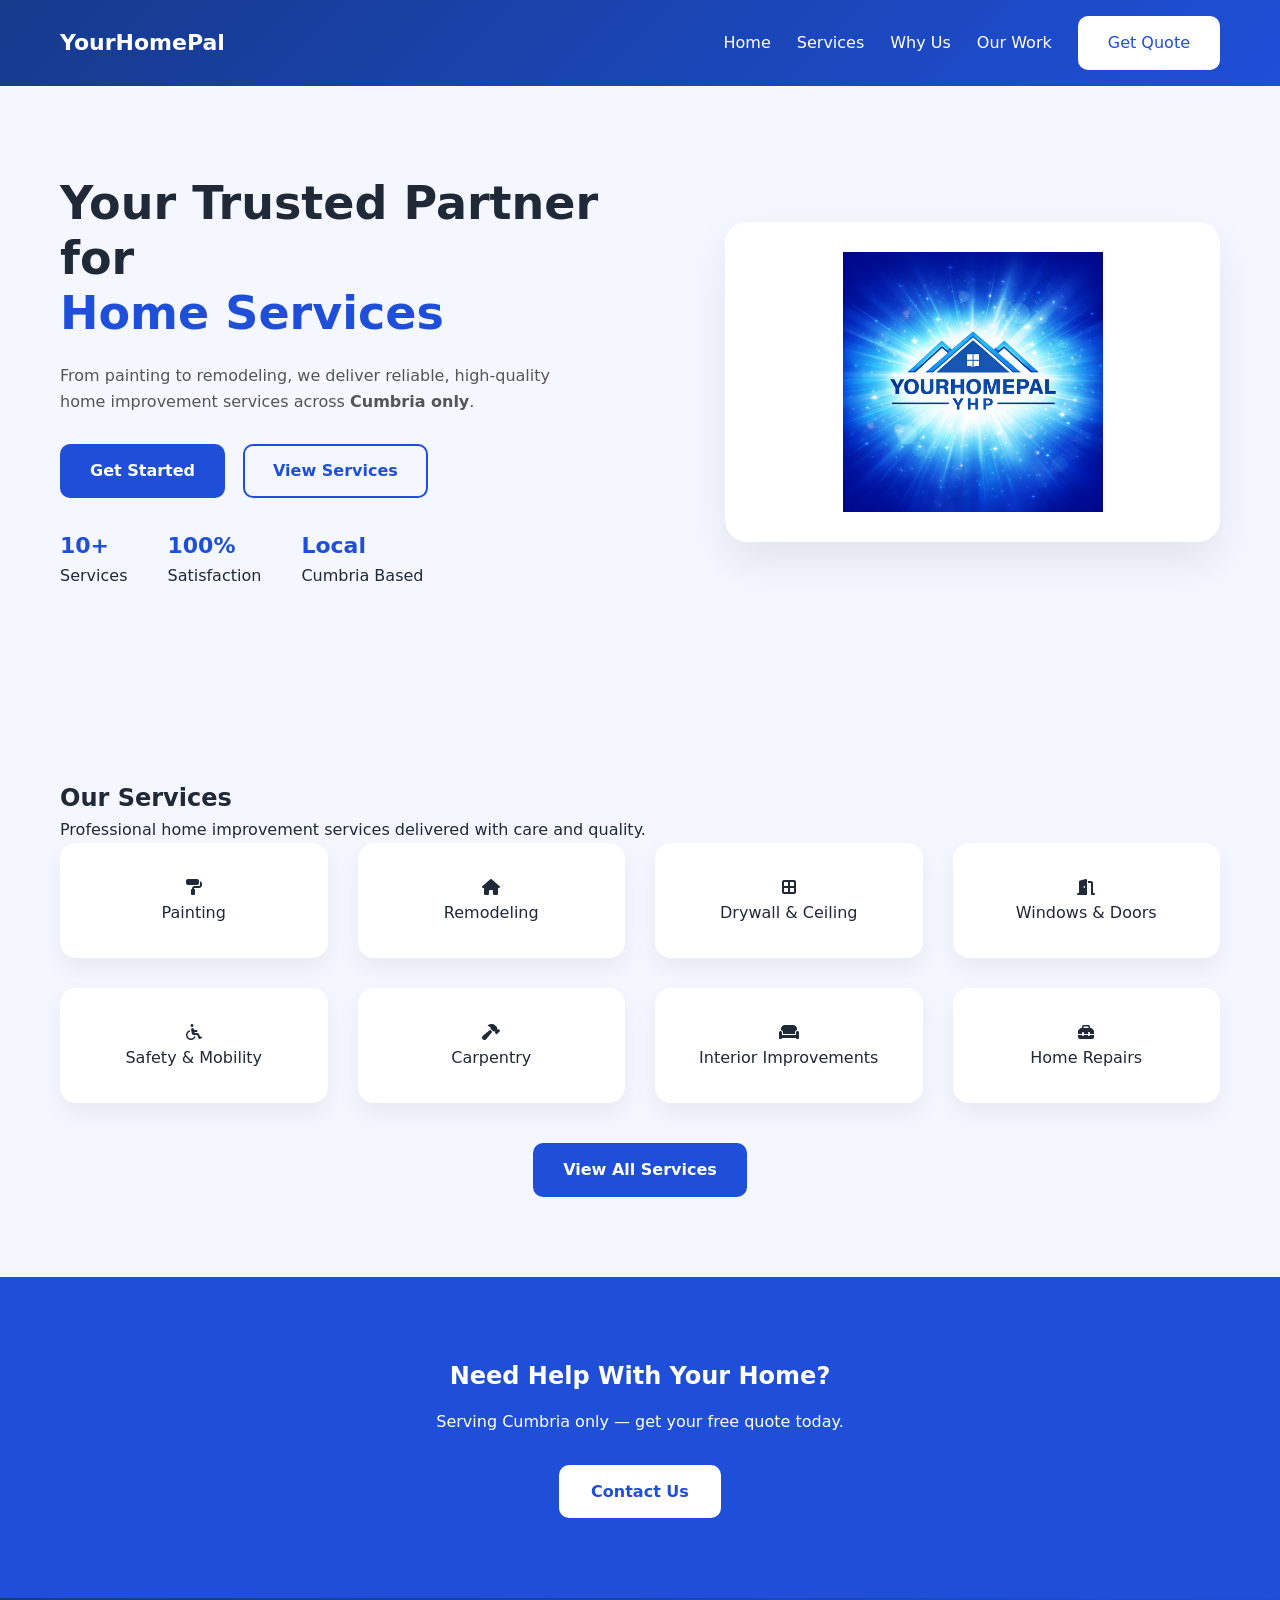
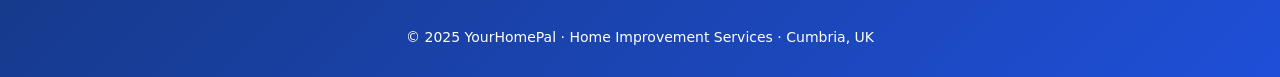
<file: index.html>
﻿<!DOCTYPE html>
<html lang="en">
<head>
    <meta charset="UTF-8">
    <title>YourHomePal | Home Improvement Services in Cumbria</title>
    <meta name="viewport" content="width=device-width, initial-scale=1.0">

    <link rel="stylesheet"
          href="https://cdnjs.cloudflare.com/ajax/libs/font-awesome/6.5.0/css/all.min.css">

    <link rel="stylesheet" href="css/style.css">
</head>
<body>

    <!-- ================= NAVBAR ================= -->
    <header class="navbar">
        <div class="navbar-inner">
            <a href="index.html" class="logo-text">YourHomePal</a>

            <div class="hamburger" onclick="toggleMenu()">☰</div>

            <nav class="nav-links" id="navMenu">
                <a href="index.html">Home</a>
                <a href="services.html">Services</a>
                <a href="why-us.html">Why Us</a>
                <a href="portfolio.html">Our Work</a>
                <a href="contact.html" class="btn-primary">Get Quote</a>
            </nav>
        </div>
    </header>

    <!-- ================= HERO ================= -->
    <section class="hero">
        <div class="container hero-inner">

            <div class="hero-text">
                <h1>Your Trusted Partner for<br><span>Home Services</span></h1>

                <p>
                    From painting to remodeling, we deliver reliable,
                    high-quality home improvement services across
                    <strong>Cumbria only</strong>.
                </p>

                <div class="hero-buttons">
                    <a href="contact.html" class="btn-primary">Get Started</a>
                    <a href="services.html" class="btn-outline">View Services</a>
                </div>

                <div class="hero-stats">
                    <div><strong>10+</strong><br>Services</div>
                    <div><strong>100%</strong><br>Satisfaction</div>
                    <div><strong>Local</strong><br>Cumbria Based</div>
                </div>
            </div>

            <div class="hero-visual">
                <img src="images/yhp.png" alt="YourHomePal Logo">
            </div>

        </div>
    </section>

    <!-- ================= SERVICES ================= -->
    <section class="services">
        <div class="container">

            <div class="section-header">
                <h2>Our Services</h2>
                <p>Professional home improvement services delivered with care and quality.</p>
            </div>

            <div class="services-grid">
                <div class="service-card"><i class="fa-solid fa-paint-roller"></i><br>Painting</div>
                <div class="service-card"><i class="fa-solid fa-house"></i><br>Remodeling</div>
                <div class="service-card"><i class="fa-solid fa-border-all"></i><br>Drywall & Ceiling</div>
                <div class="service-card"><i class="fa-solid fa-door-open"></i><br>Windows & Doors</div>
                <div class="service-card"><i class="fa-solid fa-wheelchair"></i><br>Safety & Mobility</div>
                <div class="service-card"><i class="fa-solid fa-hammer"></i><br>Carpentry</div>
                <div class="service-card"><i class="fa-solid fa-couch"></i><br>Interior Improvements</div>
                <div class="service-card"><i class="fa-solid fa-toolbox"></i><br>Home Repairs</div>
            </div>

            <div style="text-align:center;margin-top:40px;">
                <a href="services.html" class="btn-primary">View All Services</a>
            </div>

        </div>
    </section>

    <!-- ================= CTA ================= -->
    <section class="cta">
        <h2>Need Help With Your Home?</h2>
        <p>Serving Cumbria only — get your free quote today.</p>
        <a href="contact.html" class="btn-secondary">Contact Us</a>
    </section>

    <!-- ================= FOOTER ================= -->
    <footer class="footer">
        © 2025 YourHomePal · Home Improvement Services · Cumbria, UK
    </footer>

    <!-- ================= MOBILE NAV SCRIPT ================= -->
    <script>
        function toggleMenu() {
            document.getElementById("navMenu").classList.toggle("active");
        }
    </script>

</body>
</html>
</file>
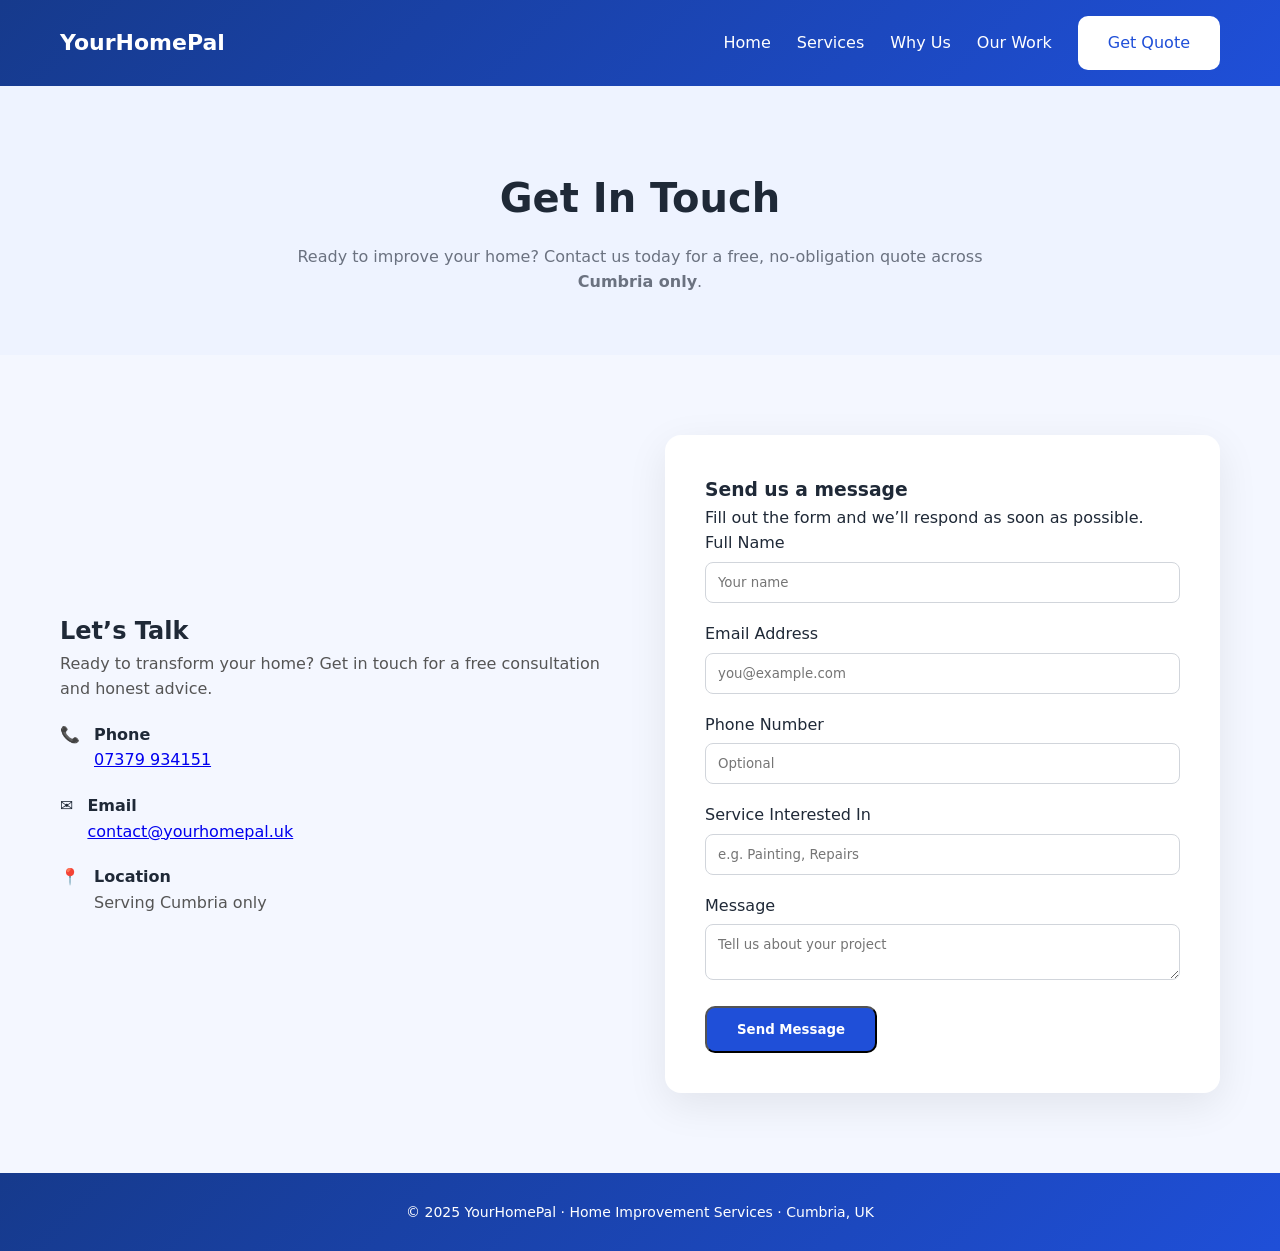
<file: contact.html>
﻿<!DOCTYPE html>
<html lang="en">
<head>
    <meta charset="UTF-8">
    <title>Contact Us | YourHomePal</title>
    <meta name="viewport" content="width=device-width, initial-scale=1.0">

    <link rel="stylesheet" href="css/style.css">
</head>
<body>

<!-- ================= NAVBAR ================= -->
<header class="navbar">
    <div class="navbar-inner">
        <a href="index.html" class="logo-text">YourHomePal</a>

        <div class="hamburger" onclick="toggleMenu()">☰</div>

        <nav class="nav-links" id="navMenu">
            <a href="index.html">Home</a>
            <a href="services.html">Services</a>
            <a href="why-us.html">Why Us</a>
            <a href="portfolio.html">Our Work</a>
            <a href="contact.html" class="btn-primary">Get Quote</a>
        </nav>
    </div>
</header>

<!-- ================= PAGE HEADER ================= -->
<section class="page-header">
    <div class="container">
        <h1>Get In Touch</h1>
        <p>
            Ready to improve your home? Contact us today for a free,
            no-obligation quote across <strong>Cumbria only</strong>.
        </p>
    </div>
</section>

<!-- ================= CONTACT ================= -->
<section class="contact-modern">
    <div class="container contact-grid">

        <!-- LEFT INFO -->
        <div class="contact-details">
            <h2>Let’s Talk</h2>

            <p class="contact-lead">
                Ready to transform your home? Get in touch for a free
                consultation and honest advice.
            </p>

            <div class="contact-item">
                <span class="icon">📞</span>
                <div>
                    <strong>Phone</strong>
                    <p><a href="tel:07379934151">07379 934151</a></p>
                </div>
            </div>

            <div class="contact-item">
                <span class="icon">✉️</span>
                <div>
                    <strong>Email</strong>
                    <p>
                        <a href="mailto:contact@yourhomepal.uk">
                            contact@yourhomepal.uk
                        </a>
                    </p>
                </div>
            </div>

            <div class="contact-item">
                <span class="icon">📍</span>
                <div>
                    <strong>Location</strong>
                    <p>Serving Cumbria only</p>
                </div>
            </div>
        </div>

        <!-- RIGHT FORM -->
        <div class="contact-form-card">
            <h3>Send us a message</h3>
            <p class="form-sub">
                Fill out the form and we’ll respond as soon as possible.
            </p>

            <form action="mailto:contact@yourhomepal.uk" method="post" enctype="text/plain">
                <label>Full Name</label>
                <input type="text" name="name" placeholder="Your name" required>

                <label>Email Address</label>
                <input type="email" name="email" placeholder="you@example.com" required>

                <label>Phone Number</label>
                <input type="tel" name="phone" placeholder="Optional">

                <label>Service Interested In</label>
                <input type="text" name="service" placeholder="e.g. Painting, Repairs">

                <label>Message</label>
                <textarea name="message" placeholder="Tell us about your project" required></textarea>

                <button type="submit" class="btn-primary">Send Message</button>
            </form>
        </div>

    </div>
</section>

<!-- ================= FOOTER ================= -->
<footer class="footer">
    © 2025 YourHomePal · Home Improvement Services · Cumbria, UK
</footer>

<!-- ================= MOBILE NAV SCRIPT ================= -->
<script>
function toggleMenu() {
    document.getElementById("navMenu").classList.toggle("active");
}
</script>

</body>
</html>
</file>
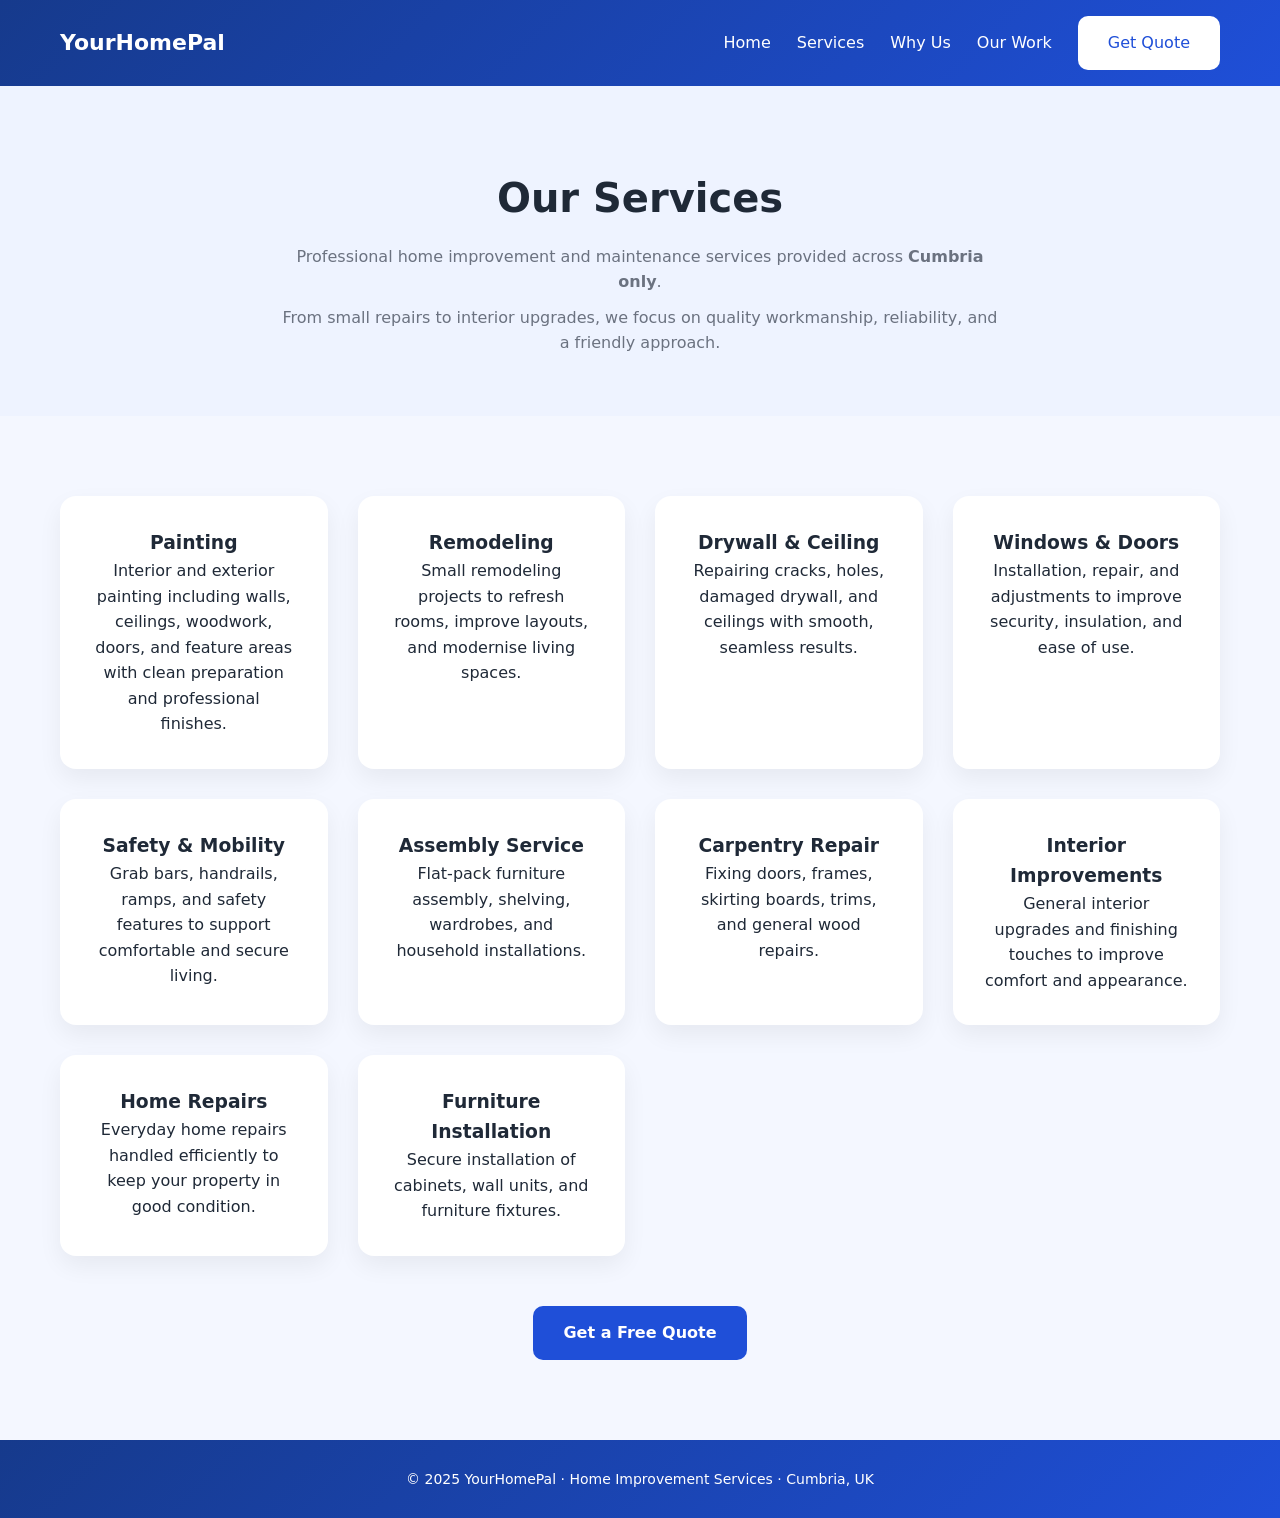
<file: services.html>
﻿<!DOCTYPE html>
<html lang="en">
<head>
    <meta charset="UTF-8">
    <title>Our Services | YourHomePal</title>
    <meta name="viewport" content="width=device-width, initial-scale=1.0">

    <link rel="stylesheet" href="css/style.css">
</head>
<body>

<!-- ================= NAVBAR ================= -->
<header class="navbar">
    <div class="navbar-inner">
        <a href="index.html" class="logo-text">YourHomePal</a>

        <div class="hamburger" onclick="toggleMenu()">☰</div>

        <nav class="nav-links" id="navMenu">
            <a href="index.html">Home</a>
            <a href="services.html">Services</a>
            <a href="why-us.html">Why Us</a>
            <a href="portfolio.html">Our Work</a>
            <a href="contact.html" class="btn-primary">Get Quote</a>
        </nav>
    </div>
</header>

<!-- ================= PAGE HEADER ================= -->
<section class="page-header">
    <div class="container">
        <h1>Our Services</h1>
        <p>
            Professional home improvement and maintenance services
            provided across <strong>Cumbria only</strong>.
        </p>
        <p style="margin-top:10px;color:#6b7280;">
            From small repairs to interior upgrades, we focus on quality
            workmanship, reliability, and a friendly approach.
        </p>
    </div>
</section>

<!-- ================= SERVICES ================= -->
<section class="services">
    <div class="container">

        <div class="services-grid">

            <div class="service-card">
                <h3>Painting</h3>
                <p>
                    Interior and exterior painting including walls,
                    ceilings, woodwork, doors, and feature areas with
                    clean preparation and professional finishes.
                </p>
            </div>

            <div class="service-card">
                <h3>Remodeling</h3>
                <p>
                    Small remodeling projects to refresh rooms,
                    improve layouts, and modernise living spaces.
                </p>
            </div>

            <div class="service-card">
                <h3>Drywall & Ceiling</h3>
                <p>
                    Repairing cracks, holes, damaged drywall,
                    and ceilings with smooth, seamless results.
                </p>
            </div>

            <div class="service-card">
                <h3>Windows & Doors</h3>
                <p>
                    Installation, repair, and adjustments to improve
                    security, insulation, and ease of use.
                </p>
            </div>

            <div class="service-card">
                <h3>Safety & Mobility</h3>
                <p>
                    Grab bars, handrails, ramps, and safety features
                    to support comfortable and secure living.
                </p>
            </div>

            <div class="service-card">
                <h3>Assembly Service</h3>
                <p>
                    Flat-pack furniture assembly, shelving,
                    wardrobes, and household installations.
                </p>
            </div>

            <div class="service-card">
                <h3>Carpentry Repair</h3>
                <p>
                    Fixing doors, frames, skirting boards,
                    trims, and general wood repairs.
                </p>
            </div>

            <div class="service-card">
                <h3>Interior Improvements</h3>
                <p>
                    General interior upgrades and finishing touches
                    to improve comfort and appearance.
                </p>
            </div>

            <div class="service-card">
                <h3>Home Repairs</h3>
                <p>
                    Everyday home repairs handled efficiently
                    to keep your property in good condition.
                </p>
            </div>

            <div class="service-card">
                <h3>Furniture Installation</h3>
                <p>
                    Secure installation of cabinets, wall units,
                    and furniture fixtures.
                </p>
            </div>

        </div>

        <div style="text-align:center;margin-top:50px;">
            <a href="contact.html" class="btn-primary">Get a Free Quote</a>
        </div>

    </div>
</section>

<!-- ================= FOOTER ================= -->
<footer class="footer">
    © 2025 YourHomePal · Home Improvement Services · Cumbria, UK
</footer>

<!-- ================= MOBILE NAV SCRIPT ================= -->
<script>
function toggleMenu() {
    document.getElementById("navMenu").classList.toggle("active");
}
</script>

</body>
</html>
</file>
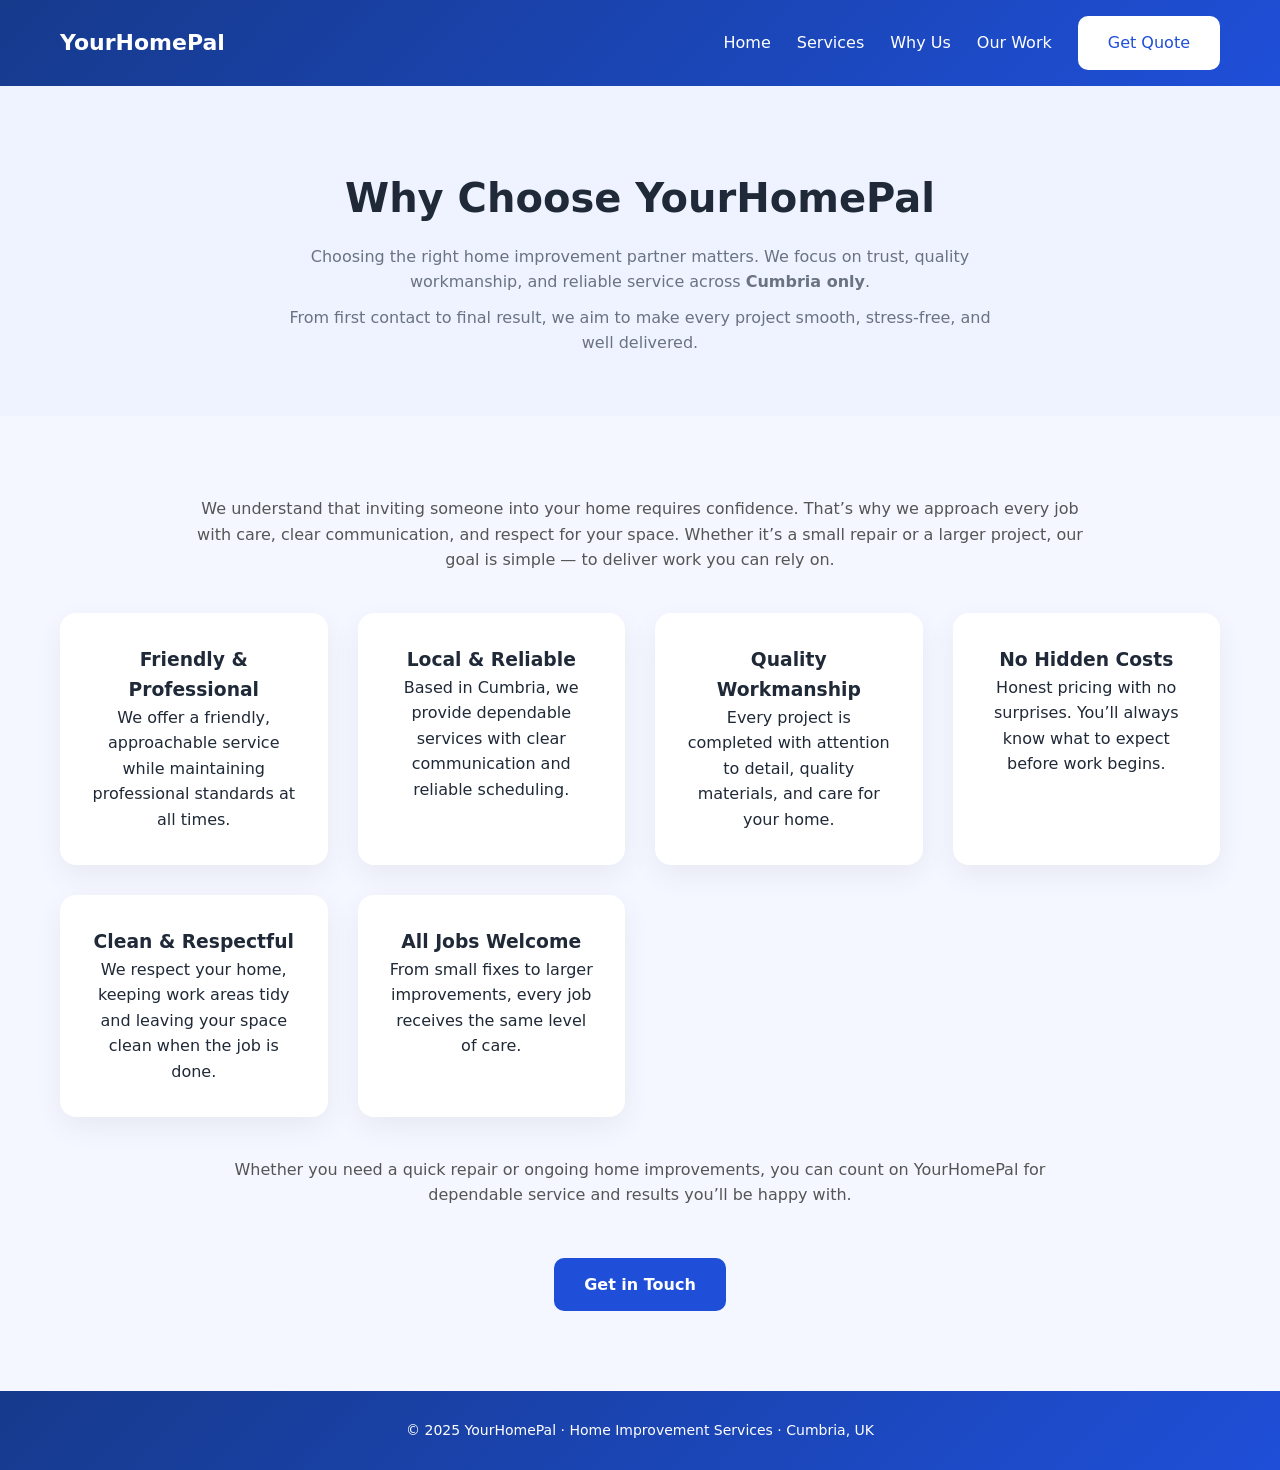
<file: why-us.html>
﻿<!DOCTYPE html>
<html lang="en">
<head>
    <meta charset="UTF-8">
    <title>Why Choose Us | YourHomePal</title>
    <meta name="viewport" content="width=device-width, initial-scale=1.0">

    <link rel="stylesheet" href="css/style.css">
</head>
<body>

<!-- ================= NAVBAR ================= -->
<header class="navbar">
    <div class="navbar-inner">
        <a href="index.html" class="logo-text">YourHomePal</a>

        <div class="hamburger" onclick="toggleMenu()">☰</div>

        <nav class="nav-links" id="navMenu">
            <a href="index.html">Home</a>
            <a href="services.html">Services</a>
            <a href="why-us.html">Why Us</a>
            <a href="portfolio.html">Our Work</a>
            <a href="contact.html" class="btn-primary">Get Quote</a>
        </nav>
    </div>
</header>

<!-- ================= PAGE HEADER ================= -->
<section class="page-header">
    <div class="container">
        <h1>Why Choose YourHomePal</h1>
        <p>
            Choosing the right home improvement partner matters.
            We focus on trust, quality workmanship, and reliable service
            across <strong>Cumbria only</strong>.
        </p>
        <p style="margin-top:10px;color:#6b7280;">
            From first contact to final result, we aim to make every project
            smooth, stress-free, and well delivered.
        </p>
    </div>
</section>

<!-- ================= WHY US ================= -->
<section class="why-us">
    <div class="container">

        <p class="why-intro">
            We understand that inviting someone into your home requires confidence.
            That’s why we approach every job with care, clear communication,
            and respect for your space. Whether it’s a small repair or a larger
            project, our goal is simple — to deliver work you can rely on.
        </p>

        <div class="why-grid">

            <div class="why-card">
                <h3>Friendly & Professional</h3>
                <p>
                    We offer a friendly, approachable service while maintaining
                    professional standards at all times.
                </p>
            </div>

            <div class="why-card">
                <h3>Local & Reliable</h3>
                <p>
                    Based in Cumbria, we provide dependable services with
                    clear communication and reliable scheduling.
                </p>
            </div>

            <div class="why-card">
                <h3>Quality Workmanship</h3>
                <p>
                    Every project is completed with attention to detail,
                    quality materials, and care for your home.
                </p>
            </div>

            <div class="why-card">
                <h3>No Hidden Costs</h3>
                <p>
                    Honest pricing with no surprises.
                    You’ll always know what to expect before work begins.
                </p>
            </div>

            <div class="why-card">
                <h3>Clean & Respectful</h3>
                <p>
                    We respect your home, keeping work areas tidy
                    and leaving your space clean when the job is done.
                </p>
            </div>

            <div class="why-card">
                <h3>All Jobs Welcome</h3>
                <p>
                    From small fixes to larger improvements,
                    every job receives the same level of care.
                </p>
            </div>

        </div>

        <p class="why-closing" style="margin-top:40px;">
            Whether you need a quick repair or ongoing home improvements,
            you can count on YourHomePal for dependable service
            and results you’ll be happy with.
        </p>

        <div style="text-align:center;margin-top:50px;">
            <a href="contact.html" class="btn-primary">Get in Touch</a>
        </div>

    </div>
</section>

<!-- ================= FOOTER ================= -->
<footer class="footer">
    © 2025 YourHomePal · Home Improvement Services · Cumbria, UK
</footer>

<!-- ================= MOBILE NAV SCRIPT ================= -->
<script>
function toggleMenu() {
    document.getElementById("navMenu").classList.toggle("active");
}
</script>

</body>
</html>
</file>
<file: css/style.css>
﻿/* =====================================================
   RESET & BASE
   ===================================================== */
* {
    box-sizing: border-box;
    margin: 0;
    padding: 0;
    font-family: "Segoe UI", system-ui, -apple-system, BlinkMacSystemFont, sans-serif;
}

html, body {
    overflow-x: hidden;
}

body {
    background: #f4f7ff;
    color: #1f2937;
    line-height: 1.6;
}

/* =====================================================
   VARIABLES (BALANCED BLUE THEME)
   ===================================================== */
:root {
    --blue-main: #1f4fd8;
    --blue-dark: #163a8c;
    --blue-soft: #eef3ff;
    --card-bg: #ffffff;
    --text-light: #6b7280;
}

/* =====================================================
   GLOBAL CONTAINER
   ===================================================== */
.container {
    max-width: 1200px;
    margin: 0 auto;
    padding: 0 20px;
}

/* =====================================================
   NAVBAR (DESKTOP + MOBILE)
   ===================================================== */
.navbar {
    background: linear-gradient(135deg, var(--blue-dark), var(--blue-main));
    position: sticky;
    top: 0;
    z-index: 1000;
}

.navbar-inner {
    max-width: 1200px;
    margin: 0 auto;
    padding: 16px 20px;
    display: flex;
    align-items: center;
    justify-content: space-between;
}

.logo-text {
    color: #fff;
    font-size: 22px;
    font-weight: 700;
    text-decoration: none;
}

.nav-links {
    display: flex;
    align-items: center;
    gap: 26px;
}

    .nav-links a {
        color: #fff;
        text-decoration: none;
        font-weight: 500;
    }

    .nav-links .btn-primary {
        background: #fff;
        color: var(--blue-main);
    }

/* HAMBURGER */
.hamburger {
    display: none;
    font-size: 28px;
    color: #fff;
    cursor: pointer;
}

/* MOBILE NAV */
@media (max-width: 900px) {
    .hamburger {
        display: block;
    }

    .nav-links {
        display: none;
        position: absolute;
        top: 64px;
        left: 0;
        width: 100%;
        background: var(--blue-dark);
        flex-direction: column;
        padding: 20px 0;
    }

        .nav-links.active {
            display: flex;
        }

        .nav-links a {
            padding: 12px 0;
        }
}

/* =====================================================
   BUTTONS
   ===================================================== */
.btn-primary,
.btn-secondary,
.btn-outline {
    display: inline-flex;
    justify-content: center;
    align-items: center;
    border-radius: 10px;
    font-weight: 600;
    text-decoration: none;
    cursor: pointer;
    transition: background 0.2s ease;
}

.btn-primary {
    background: var(--blue-main);
    color: #fff;
    padding: 14px 30px;
}

    .btn-primary:hover {
        background: #163bbf;
    }

.btn-secondary {
    background: #fff;
    color: var(--blue-main);
    padding: 14px 32px;
}

.btn-outline {
    border: 2px solid var(--blue-main);
    color: var(--blue-main);
    padding: 12px 28px;
}

/* =====================================================
   PAGE HEADER (ALL INNER PAGES)
   ===================================================== */
.page-header {
    background: var(--blue-soft);
    padding: 80px 20px 60px;
    text-align: center;
}

    .page-header h1 {
        font-size: 40px;
        margin-bottom: 14px;
    }

    .page-header p {
        max-width: 720px;
        margin: 0 auto;
        color: var(--text-light);
    }

/* =====================================================
   HERO (HOME)
   ===================================================== */
.hero {
    padding: 90px 0 110px;
}

.hero-inner {
    display: grid;
    grid-template-columns: 1.1fr 0.9fr;
    gap: 60px;
    align-items: center;
}

.hero-text h1 {
    font-size: 46px;
    line-height: 1.2;
}

.hero-text span {
    color: var(--blue-main);
}

.hero-text p {
    margin: 22px 0;
    max-width: 520px;
    color: #555;
}

.hero-buttons {
    display: flex;
    gap: 18px;
    margin: 30px 0;
}

.hero-stats {
    display: flex;
    gap: 40px;
}

    .hero-stats strong {
        color: var(--blue-main);
        font-size: 22px;
    }

/* HERO IMAGE */
.hero-visual {
    background: var(--card-bg);
    border-radius: 22px;
    padding: 30px;
    box-shadow: 0 20px 45px rgba(0,0,0,0.08);
    display: flex;
    justify-content: center;
}

    .hero-visual img {
        max-width: 100%;
        max-height: 260px;
        object-fit: contain;
    }

/* =====================================================
   SERVICES
   ===================================================== */
.services {
    padding: 80px 0;
}

.services-grid {
    display: grid;
    grid-template-columns: repeat(auto-fit, minmax(240px, 1fr));
    gap: 30px;
}

.service-card {
    background: var(--card-bg);
    padding: 32px;
    border-radius: 16px;
    box-shadow: 0 10px 25px rgba(0,0,0,0.06);
    text-align: center;
}

/* =====================================================
   WHY US
   ===================================================== */
.why-us {
    padding: 80px 0;
}

.why-intro,
.why-closing {
    max-width: 900px;
    margin: 0 auto 40px;
    text-align: center;
    color: #555;
}

.why-grid {
    display: grid;
    grid-template-columns: repeat(auto-fit, minmax(260px, 1fr));
    gap: 30px;
}

.why-card {
    background: var(--card-bg);
    padding: 32px;
    border-radius: 16px;
    text-align: center;
    box-shadow: 0 10px 30px rgba(0,0,0,0.06);
}

/* =====================================================
   PORTFOLIO / BEFORE & AFTER
   ===================================================== */
.before-after {
    padding: 80px 0;
}

.ba-item {
    margin-bottom: 60px;
}

.ba-images {
    display: grid;
    grid-template-columns: 1fr 1fr;
    gap: 20px;
}

.ba-image {
    position: relative;
}

    .ba-image span {
        position: absolute;
        top: 12px;
        left: 12px;
        background: var(--blue-main);
        color: #fff;
        padding: 6px 10px;
        border-radius: 8px;
        font-size: 14px;
    }

    .ba-image img {
        width: 100%;
        border-radius: 14px;
        cursor: pointer;
    }

.ba-info {
    margin-top: 20px;
    text-align: center;
}

/* =====================================================
   CONTACT
   ===================================================== */
.contact-modern {
    padding: 80px 0;
}

.contact-grid {
    display: grid;
    grid-template-columns: 1fr 1fr;
    gap: 50px;
    align-items: center;
}

.contact-details p {
    color: #555;
}

.contact-item {
    display: flex;
    gap: 14px;
    margin-top: 20px;
}

.contact-form-card {
    background: var(--card-bg);
    padding: 40px;
    border-radius: 16px;
    box-shadow: 0 12px 40px rgba(0,0,0,0.08);
}

    .contact-form-card input,
    .contact-form-card textarea {
        width: 100%;
        padding: 12px;
        margin-top: 6px;
        margin-bottom: 18px;
        border-radius: 8px;
        border: 1px solid #d1d5db;
    }

/* =====================================================
   CTA
   ===================================================== */
.cta {
    background: var(--blue-main);
    color: #fff;
    text-align: center;
    padding: 80px 20px;
}

    .cta p {
        margin: 14px 0 30px;
    }

/* =====================================================
   FOOTER (NOT BLACK, MATCHES SITE)
   ===================================================== */
.footer {
    background: linear-gradient(135deg, var(--blue-dark), var(--blue-main));
    color: #fff;
    text-align: center;
    padding: 28px 20px;
    font-size: 14px;
}

/* =====================================================
   MOBILE FIXES
   ===================================================== */
@media (max-width: 900px) {
    .hero-inner {
        grid-template-columns: 1fr;
        text-align: center;
    }

    .hero-buttons,
    .hero-stats {
        justify-content: center;
        flex-wrap: wrap;
    }

    .contact-grid {
        grid-template-columns: 1fr;
        text-align: center;
    }

    .ba-images {
        grid-template-columns: 1fr;
    }

    .hero-visual img {
        max-height: 180px;
    }
}
</file>
